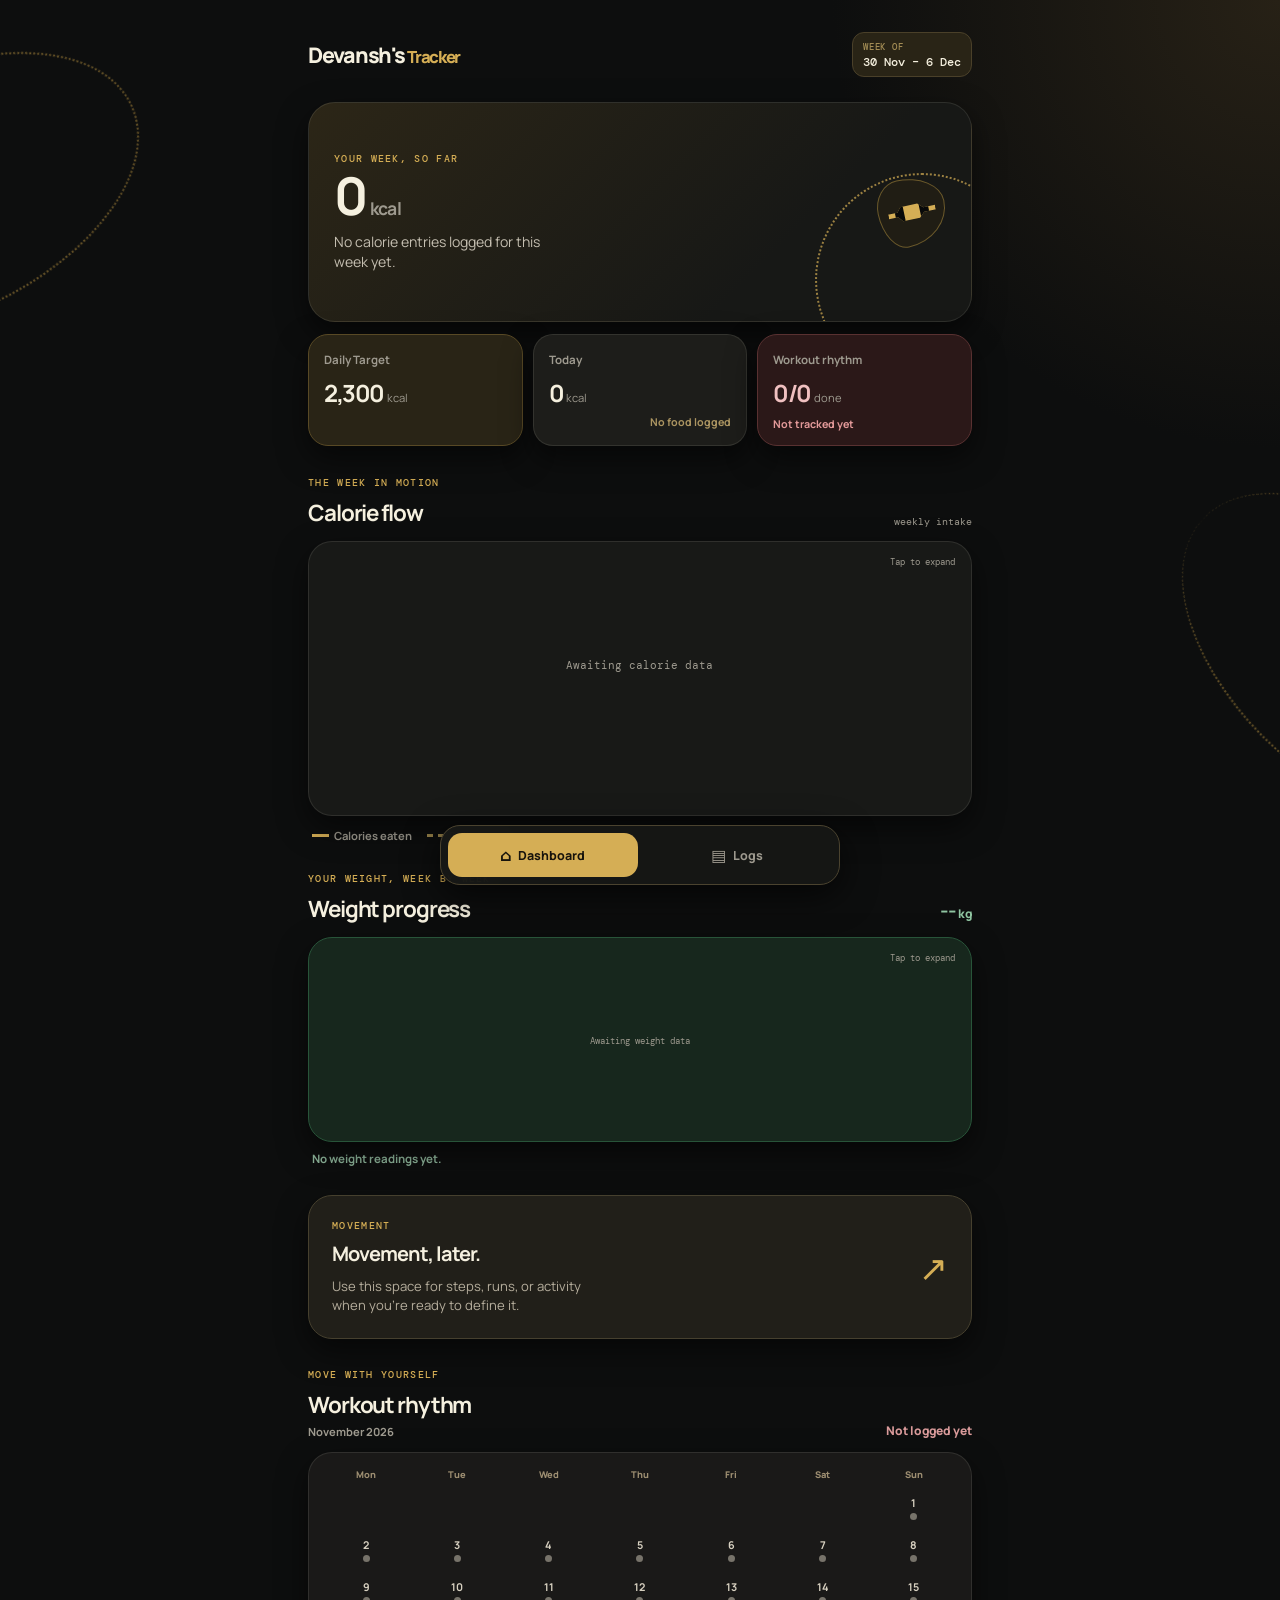
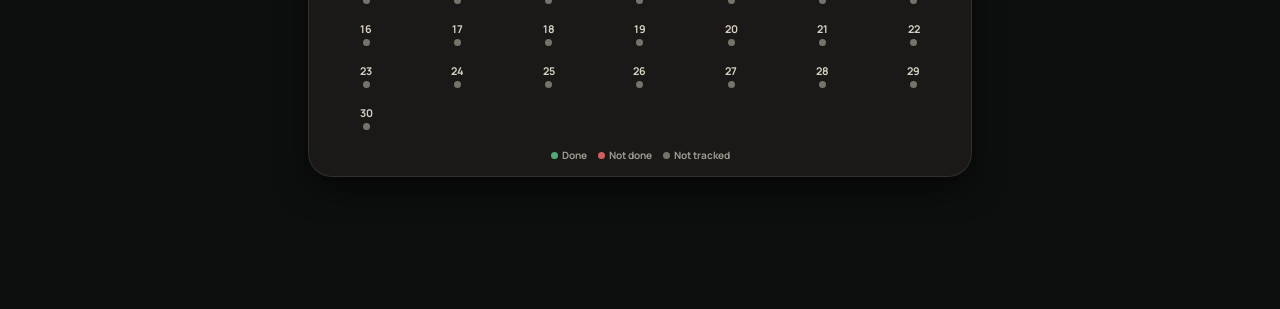
<file: index.html>
<!doctype html>
<html lang="en">
  <head>
    <meta charset="UTF-8" />
    <meta name="viewport" content="width=device-width, initial-scale=1.0" />
    <meta name="theme-color" content="#0d0e0e" />
    <meta name="description" content="Devansh's weekly calorie, workout, and weight tracker." />
    <title>Devansh Tracker</title>
    <link rel="stylesheet" href="styles.css" />
  </head>
  <body>
    <main class="shell">
      <header class="topbar">
        <a class="wordmark" href="index.html" aria-label="Devansh Tracker dashboard">Devansh's <span>Tracker</span></a>
        <label class="week-switcher"><span>WEEK OF</span><select id="week-select" aria-label="Choose week"></select></label>
      </header>

      <section class="hero card" aria-labelledby="weekly-heading">
        <div class="hero-copy"><p class="eyebrow">YOUR WEEK, SO FAR</p><h1 id="weekly-heading"><span id="weekly-total">0</span> <small>kcal</small></h1><p class="status-line" id="weekly-status">Loading your weekly overview…</p></div>
        <div class="hero-orb" aria-hidden="true"><span class="f1-car"><i></i><i></i></span></div>
      </section>

      <section class="overview-grid" aria-label="Weekly overview">
        <article class="metric target-card card"><p>Daily Target</p><strong id="target-total">0</strong><span>kcal</span></article>
        <article class="metric intake-card card"><p>Today</p><strong id="today-total">0</strong><span>kcal</span><em id="today-status">No food logged</em></article>
        <article class="metric workout-card card"><p>Workout rhythm</p><strong id="workout-total">0/0</strong><span>done</span><em id="workout-status">Not tracked yet</em></article>
      </section>

      <section class="chart-section" aria-labelledby="calorie-heading">
        <div class="section-heading"><div><p class="eyebrow">THE WEEK IN MOTION</p><h2 id="calorie-heading">Calorie flow</h2></div><span class="section-note">weekly intake</span></div>
        <button class="chart-card card" id="open-calorie-chart" type="button" aria-label="Expand calorie flow chart"><svg id="calorie-chart" viewBox="0 0 640 250" role="img" aria-label="Weekly calorie intake chart"></svg><span>Tap to expand</span></button>
        <div class="legend"><span><i class="intake"></i>Calories eaten</span><span><i class="target"></i>Daily target</span></div>
      </section>

      <section class="weight-section" aria-labelledby="weight-heading">
        <div class="section-heading"><div><p class="eyebrow">YOUR WEIGHT, WEEK BY WEEK</p><h2 id="weight-heading">Weight progress</h2></div><p class="weight-value"><strong id="weight-latest">--</strong><span>kg</span></p></div>
        <button class="weight-chart-card card" id="open-weight-chart" type="button" aria-label="Expand weight progress chart"><svg id="weight-chart" viewBox="0 0 640 220" role="img" aria-label="Recent bodyweight trend"></svg><span>Tap to expand</span></button>
        <p class="weight-change" id="weight-change">No weight readings yet.</p>
      </section>

      <section class="movement-card card" aria-labelledby="movement-heading"><div><p class="eyebrow">MOVEMENT</p><h2 id="movement-heading">Movement, later.</h2><p>Use this space for steps, runs, or activity when you’re ready to define it.</p></div><span aria-hidden="true">↗</span></section>

      <section class="workout-section" aria-labelledby="workout-heading">
        <div class="section-heading"><div><p class="eyebrow">MOVE WITH YOURSELF</p><h2 id="workout-heading">Workout rhythm</h2><p class="month-label" id="workout-month"></p></div><p class="workout-count" id="workout-count">Not logged yet</p></div>
        <article class="workout-calendar-card card"><div class="calendar-weekdays" aria-hidden="true"><span>Mon</span><span>Tue</span><span>Wed</span><span>Thu</span><span>Fri</span><span>Sat</span><span>Sun</span></div><div class="workout-calendar" id="workout-calendar" role="img" aria-label="Monthly workout calendar"></div><div class="workout-legend"><span><i class="workout-done"></i>Done</span><span><i class="workout-rest"></i>Not done</span><span><i class="workout-untracked"></i>Not tracked</span></div></article>
      </section>
    </main>
    <nav class="bottom-nav" aria-label="Primary navigation"><a class="active" href="index.html" aria-current="page"><span aria-hidden="true">⌂</span>Dashboard</a><a href="logs.html"><span aria-hidden="true">▤</span>Logs</a></nav>
    <dialog id="chart-dialog" aria-labelledby="expanded-chart-title"><div class="dialog-head"><div><p class="eyebrow" id="expanded-chart-week">WEEKLY VIEW</p><h2 id="expanded-chart-title">Calorie flow</h2></div><button id="close-chart" type="button" aria-label="Close expanded chart">×</button></div><div class="expanded-chart-wrap"><svg id="expanded-chart" viewBox="0 0 640 250" role="img" aria-label="Expanded tracker chart"></svg></div><div class="legend" id="expanded-legend"></div></dialog>
    <script src="app.js"></script>
  </body>
</html>
</file>
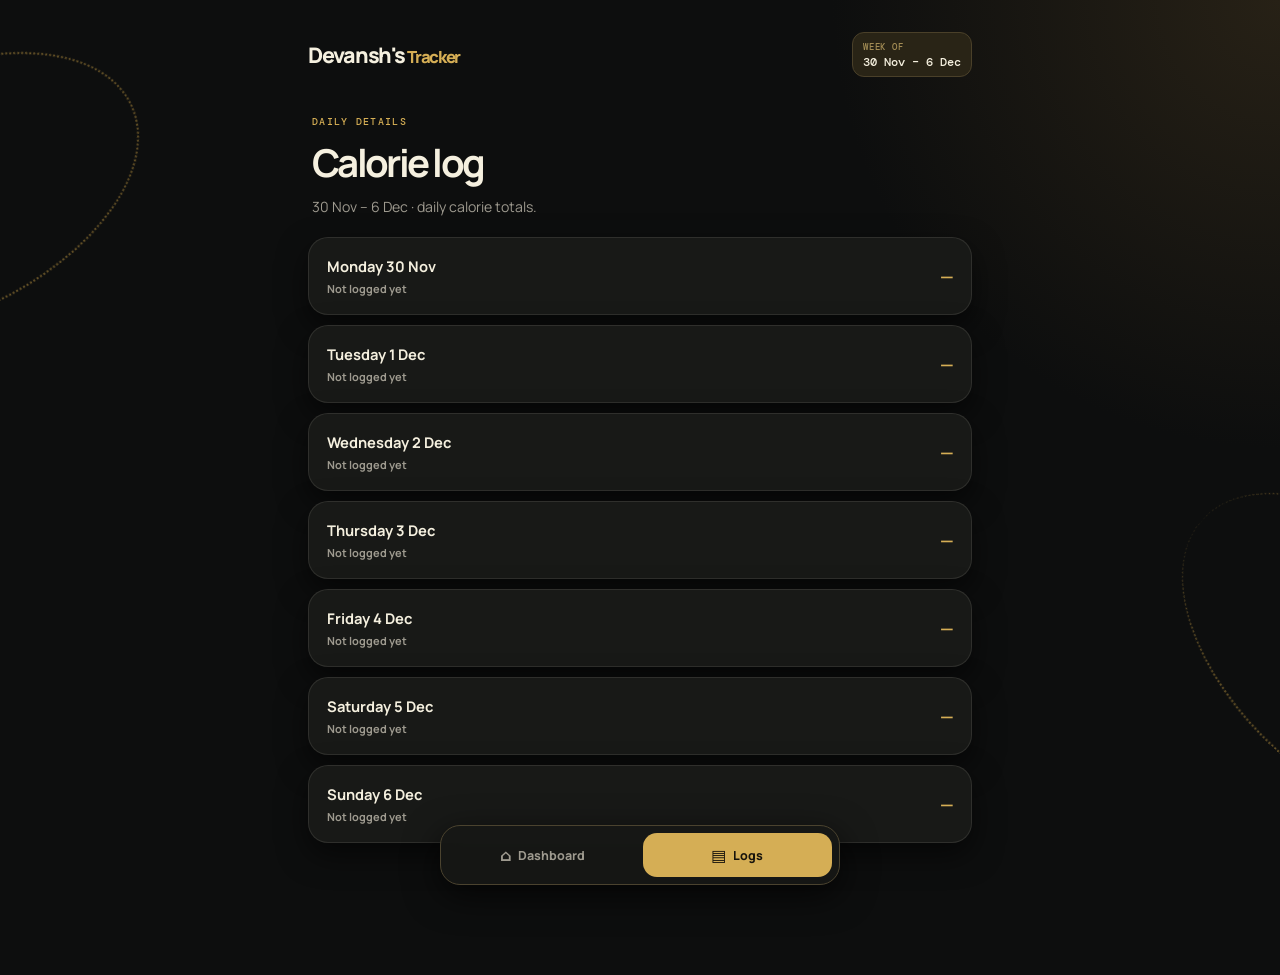
<file: logs.html>
<!doctype html><html lang="en"><head><meta charset="UTF-8"><meta name="viewport" content="width=device-width,initial-scale=1"><meta name="theme-color" content="#0d0e0e"><title>Devansh Tracker | Logs</title><link rel="stylesheet" href="styles.css"></head><body><main class="shell"><header class="topbar"><a class="wordmark" href="index.html">Devansh's <span>Tracker</span></a><label class="week-switcher"><span>WEEK OF</span><select id="week-select" aria-label="Choose week"></select></label></header><section class="logs-header"><p class="eyebrow">DAILY DETAILS</p><h1>Calorie log</h1><p id="log-period">Select a week to review daily totals.</p></section><section id="log-list" class="log-list" aria-label="Daily calorie records"></section></main><nav class="bottom-nav" aria-label="Primary navigation"><a href="index.html"><span aria-hidden="true">⌂</span>Dashboard</a><a class="active" href="logs.html" aria-current="page"><span aria-hidden="true">▤</span>Logs</a></nav><script src="logs.js"></script></body></html>
</file>
<file: styles.css>
@import url('https://fonts.googleapis.com/css2?family=DM+Mono:wght@400;500&family=Manrope:wght@500;600;700;800&display=swap');
:root{--ink:#f5f0df;--muted:#9e9a8f;--page:#0d0e0e;--surface:#181917;--line:#34332e;--gold:#d5ae55;--gold-wash:#292416;--green:#4eaa79;--green-wash:#17271d;--red:#d05e5e;--red-wash:#2b1818;--shadow:0 12px 30px #0008}*{box-sizing:border-box}body{position:relative;z-index:0;min-width:320px;margin:0;padding:0 0 100px;overflow-x:hidden;background:radial-gradient(circle at 100% 0,#272116 0,transparent 28rem),var(--page);color:var(--ink);font-family:Manrope,system-ui,sans-serif}body:before,body:after{content:"";position:fixed;z-index:0;width:420px;height:240px;border:2px dotted #b18c3c;border-left:0;border-radius:50%;opacity:.55;pointer-events:none}body:before{top:8%;left:-270px;transform:rotate(-25deg)}body:after{right:-290px;bottom:13%;transform:rotate(42deg)}.shell{position:relative;z-index:1;width:min(100%,700px);margin:auto;padding:22px 18px 32px}.topbar{display:flex;align-items:center;justify-content:space-between;gap:10px;margin-bottom:25px}.wordmark{color:var(--ink);font-size:1.34rem;font-weight:800;letter-spacing:-.06em;text-decoration:none}.wordmark span{color:var(--gold);font-size:.78em}.week-switcher{border:1px solid #4a4029;border-radius:12px;background:var(--gold-wash);color:#d8ba70;padding:8px 10px 7px;font-family:"DM Mono",monospace;font-size:.68rem;font-weight:500;letter-spacing:.07em}.week-switcher>span{display:block;margin-bottom:2px;font-size:.55rem;opacity:.7}.week-switcher select{appearance:none;min-width:86px;border:0;outline:0;background:transparent;color:var(--ink);font:500 .73rem/1.2 "DM Mono",monospace;cursor:pointer}.card{border:1px solid rgba(245,240,223,.1);box-shadow:var(--shadow)}.hero{position:relative;display:flex;align-items:center;justify-content:space-between;min-height:190px;overflow:hidden;padding:28px 25px;border-radius:27px;background:linear-gradient(135deg,#2c2617,#171816 70%)}.hero:after{content:"";position:absolute;right:-58px;bottom:-66px;width:210px;height:210px;border:2px dotted var(--gold);border-radius:50%;opacity:.7}.hero-copy{position:relative;z-index:1}.eyebrow{margin:0 0 8px;color:var(--gold);font-family:"DM Mono",monospace;font-size:.63rem;font-weight:500;letter-spacing:.13em}.hero h1{margin:0 0 12px;font-size:3.25rem;letter-spacing:-.08em;line-height:.9}.hero h1 small{color:var(--muted);font-size:1.1rem;letter-spacing:-.04em}.status-line{max-width:215px;margin:0;color:#c4beb0;font-size:.88rem;line-height:1.4}.hero-orb{position:relative;z-index:1;display:grid;place-items:center;width:68px;height:68px;border:1px solid #6b592a;border-radius:37% 63% 65% 35% / 43% 43% 57% 57%;background:#201d14;transform:rotate(-12deg)}.f1-car{position:relative;display:block;width:48px;height:18px;background:var(--gold);clip-path:polygon(0 37%,20% 37%,28% 10%,64% 10%,75% 37%,100% 37%,100% 63%,75% 63%,64% 90%,28% 90%,20% 63%,0 63%)}.f1-car i{position:absolute;z-index:-1;top:-2px;width:9px;height:22px;border-radius:5px;background:#080909}.f1-car i:first-child{left:7px}.f1-car i:last-child{right:7px}.overview-grid{display:grid;grid-template-columns:repeat(2,1fr);gap:10px;margin:12px 0 30px}.metric{position:relative;min-height:112px;padding:17px 15px;border-radius:20px;background:var(--surface)}.metric p{margin:0 0 10px;color:var(--muted);font-size:.72rem;font-weight:700}.metric strong{font-size:1.48rem;letter-spacing:-.06em}.metric>span{margin-left:3px;color:var(--muted);font-size:.7rem}.metric em{position:absolute;right:15px;bottom:16px;color:#ac9561;font-size:.67rem;font-style:normal;font-weight:700}.target-card{background:#292416;border-color:#584925}.intake-card{background:#1d1d1a}.workout-card{grid-column:span 2;min-height:82px;background:var(--red-wash);border-color:#593131}.workout-card strong{color:#f0c0c0}.workout-card em{color:#e49a9a}.section-heading{display:flex;align-items:end;justify-content:space-between;margin-bottom:13px}h2{margin:0;font-size:1.4rem;letter-spacing:-.05em}.section-note{color:var(--muted);font-family:"DM Mono",monospace;font-size:.62rem}.chart-section,.weight-section,.workout-section{margin-top:29px}.chart-card,.weight-chart-card{position:relative;width:100%;border-radius:24px;text-align:left;cursor:pointer}.chart-card{height:275px;padding:16px 12px 10px;background:var(--surface)}.chart-card:hover,.weight-chart-card:hover{border-color:#80672e}.chart-card>span,.weight-chart-card>span{position:absolute;top:14px;right:16px;color:var(--muted);font-family:"DM Mono",monospace;font-size:.58rem}.chart-card svg,.weight-chart-card svg{width:100%;height:100%;overflow:visible}.legend{display:flex;flex-wrap:wrap;gap:15px;margin:12px 4px 0;color:var(--muted);font-size:.7rem;font-weight:700}.legend span{display:flex;align-items:center;gap:5px}.legend i{display:inline-block;width:17px;border-top:3px solid var(--gold)}.legend .target{border-color:#a68e51;border-top-style:dashed}.legend .weight-key{border-color:var(--green)}.chart-grid{stroke:#37362f;stroke-width:1}.chart-target{stroke:#a68e51;stroke-width:2;stroke-dasharray:7 6}.calorie-line,.weight-line{fill:none;stroke-width:4;stroke-linecap:round;stroke-linejoin:round}.calorie-line{stroke:var(--gold)}.weight-line{stroke:var(--green)}.calorie-line-point{fill:var(--surface);stroke:var(--gold);stroke-width:3}.weight-line-point{fill:var(--surface);stroke:var(--green);stroke-width:3}.chart-label,.chart-empty{fill:var(--muted);font-family:"DM Mono",monospace;font-size:11px}.weight-value{margin:0;color:#8fc5a1;font-size:.75rem;font-weight:800}.weight-value strong{font-size:1.28rem;letter-spacing:-.05em}.weight-value span{margin-left:2px}.weight-chart-card{height:205px;padding:16px 12px 10px;background:var(--green-wash);border-color:#285439}.weight-change{margin:9px 4px 0;color:#91b99e;font-size:.72rem;font-weight:700}.movement-card{display:flex;align-items:center;justify-content:space-between;gap:12px;margin-top:29px;padding:23px;border-radius:24px;background:#211f19;border-color:#46402e}.movement-card h2{font-size:1.25rem}.movement-card p:not(.eyebrow){max-width:285px;margin:10px 0 0;color:#b5ad9c;font-size:.82rem;line-height:1.45}.movement-card>span{color:var(--gold);font-size:2.2rem}.month-label{margin:4px 0 0;color:var(--muted);font-size:.7rem;font-weight:700}.workout-count{margin:0;color:#d99a9a;font-size:.75rem;font-weight:800}.workout-calendar-card{padding:15px 14px 14px;border-radius:24px;background:#1a1918}.calendar-weekdays,.workout-calendar{display:grid;grid-template-columns:repeat(7,1fr);gap:5px;text-align:center}.calendar-weekdays{margin-bottom:8px;color:#9e8f72;font-size:.58rem;font-weight:800}.workout-calendar>span{min-height:37px}.calendar-day{display:grid;place-items:center;align-content:center;gap:3px;border-radius:10px;color:#d7d0c0;font-size:.67rem;font-weight:800}.calendar-day i,.workout-legend i{display:block;width:7px;height:7px;border-radius:50%;background:#77736a}.calendar-day.done i,.workout-legend .workout-done{background:var(--green)}.calendar-day.rest i,.workout-legend .workout-rest{background:var(--red)}.workout-legend{display:flex;flex-wrap:wrap;justify-content:center;gap:11px;margin-top:12px;color:var(--muted);font-size:.63rem;font-weight:700}.workout-legend span{display:flex;align-items:center;gap:4px}.logs-header{padding:13px 4px 21px}.logs-header h1{margin:0 0 8px;font-size:2.4rem;letter-spacing:-.07em}.logs-header p:last-child{margin:0;color:var(--muted);font-size:.88rem}.log-list{display:grid;gap:10px}.log-card{overflow:hidden;border:1px solid rgba(245,240,223,.1);border-radius:20px;background:var(--surface);box-shadow:var(--shadow)}.log-card summary{display:flex;align-items:center;justify-content:space-between;padding:18px;cursor:pointer;list-style:none}.log-card summary::-webkit-details-marker{display:none}.log-card summary b{display:block;font-size:.92rem}.log-card summary small{display:block;margin-top:5px;color:var(--muted);font-size:.69rem;font-weight:700}.log-card summary>strong{color:var(--gold);font-size:1.1rem;letter-spacing:-.05em}.log-card summary>strong small{display:inline}.meal-grid{display:grid;grid-template-columns:repeat(3,1fr);margin:0 13px;padding:13px 5px;border-top:1px solid var(--line);border-bottom:1px solid var(--line)}.meal-grid p{margin:0;color:var(--muted);font-size:.68rem}.meal-grid strong{display:block;margin-top:6px;color:var(--ink);font-size:.9rem}dialog{width:min(calc(100% - 22px),760px);max-height:min(90dvh,780px);border:1px solid #55472a;border-radius:27px;padding:22px;background:#151614;color:var(--ink);box-shadow:0 30px 80px #000c}dialog::backdrop{background:#000b;backdrop-filter:blur(4px)}.dialog-head{display:flex;align-items:flex-start;justify-content:space-between}.dialog-head h2{font-size:1.7rem}.dialog-head button{display:grid;place-items:center;width:38px;height:38px;border:1px solid #62512a;border-radius:50%;background:var(--gold-wash);color:var(--gold);font-size:1.8rem;line-height:1}.expanded-chart-wrap{height:min(55dvh,460px);margin-top:22px}.expanded-chart-wrap svg{width:100%;height:100%;overflow:visible}.bottom-nav{position:fixed;z-index:5;bottom:15px;left:50%;display:flex;gap:5px;width:calc(100% - 36px);max-width:400px;padding:7px;border:1px solid #4b432f;border-radius:20px;background:rgba(23,24,22,.94);box-shadow:0 10px 35px #000a;backdrop-filter:blur(12px);transform:translateX(-50%)}.bottom-nav a{display:flex;align-items:center;justify-content:center;flex:1;gap:7px;padding:11px;border-radius:14px;color:var(--muted);font-size:.78rem;font-weight:750;text-decoration:none}.bottom-nav a.active{background:var(--gold);color:#17130c}.bottom-nav a span{font-size:1rem}@media(min-width:620px){.shell{padding-top:32px}.hero{min-height:220px}.overview-grid{grid-template-columns:repeat(3,1fr)}.workout-card{grid-column:auto;min-height:112px}.workout-card em{right:auto;bottom:14px;left:15px}}@media(prefers-reduced-motion:reduce){*{scroll-behavior:auto!important}}
</file>
